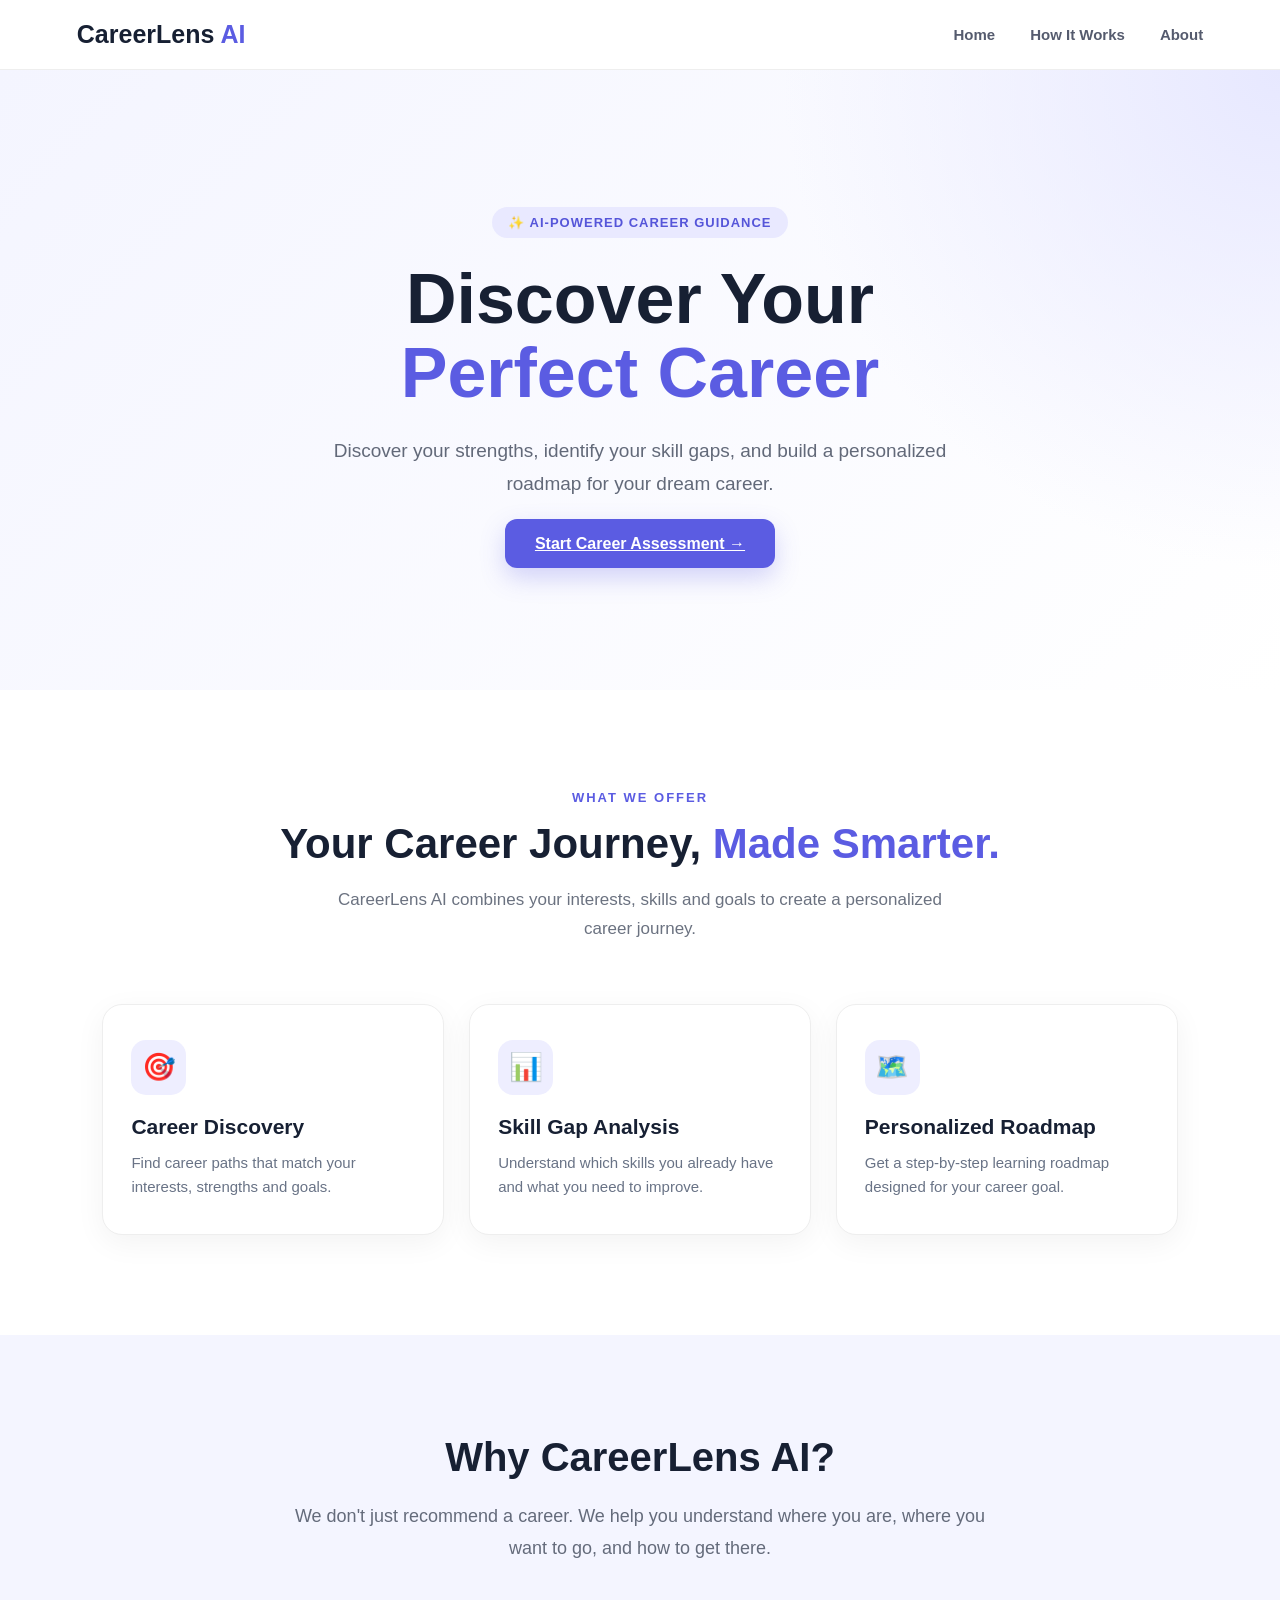
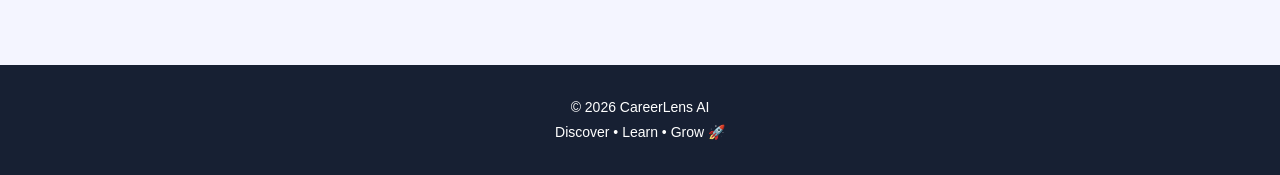
<file: index.html>
<!DOCTYPE html>
<html lang="en">

<head>
    <meta charset="UTF-8">

    <meta name="viewport" content="width=device-width, initial-scale=1.0">

    <title>CareerLens AI</title>

    <!-- CSS File -->
    <link rel="stylesheet" href="./style.css">
</head>

<body>

    <!-- =========================
         NAVIGATION
    ========================== -->

    <nav class="navbar">

        <div class="logo">
            CareerLens <span>AI</span>
        </div>

        <div class="nav-links">
            <a href="#">Home</a>
            <a href="#features">How It Works</a>
            <a href="#about">About</a>
        </div>

    </nav>


    <!-- =========================
         HERO SECTION
    ========================== -->

    <section class="hero">

        <div class="hero-content">

            <p class="tagline">
                ✨ AI-POWERED CAREER GUIDANCE
            </p>

            <h1>
                Discover Your
                <span>Perfect Career</span>
            </h1>

            <p class="hero-text">
                Discover your strengths, identify your skill gaps,
                and build a personalized roadmap for your dream career.
            </p>

           <a href="assessment.html" class="primary-btn">
    Start Career Assessment →
</a>

        </div>

    </section>


    <!-- =========================
         FEATURES
    ========================== -->

    <section class="features" id="features">

        <p class="section-label">
            WHAT WE OFFER
        </p>

        <h2>
            Your Career Journey,
            <span>Made Smarter.</span>
        </h2>

        <p class="section-description">
            CareerLens AI combines your interests, skills and goals
            to create a personalized career journey.
        </p>


        <div class="feature-container">


            <!-- Career Discovery -->

            <div class="feature-card">

                <div class="icon">
                    🎯
                </div>

                <h3>
                    Career Discovery
                </h3>

                <p>
                    Find career paths that match your interests,
                    strengths and goals.
                </p>

            </div>


            <!-- Skill Gap -->

            <div class="feature-card">

                <div class="icon">
                    📊
                </div>

                <h3>
                    Skill Gap Analysis
                </h3>

                <p>
                    Understand which skills you already have
                    and what you need to improve.
                </p>

            </div>


            <!-- Roadmap -->

            <div class="feature-card">

                <div class="icon">
                    🗺️
                </div>

                <h3>
                    Personalized Roadmap
                </h3>

                <p>
                    Get a step-by-step learning roadmap
                    designed for your career goal.
                </p>

            </div>

        </div>

    </section>


    <!-- =========================
         ABOUT
    ========================== -->

    <section class="about" id="about">

        <h2>
            Why CareerLens AI?
        </h2>

        <p>
            We don't just recommend a career.
            We help you understand where you are,
            where you want to go, and how to get there.
        </p>

    </section>


    <!-- =========================
         FOOTER
    ========================== -->

    <footer>

        <p>
            © 2026 CareerLens AI
        </p>

        <p>
            Discover • Learn • Grow 🚀
        </p>

    </footer>


</body>

</html>
</file>
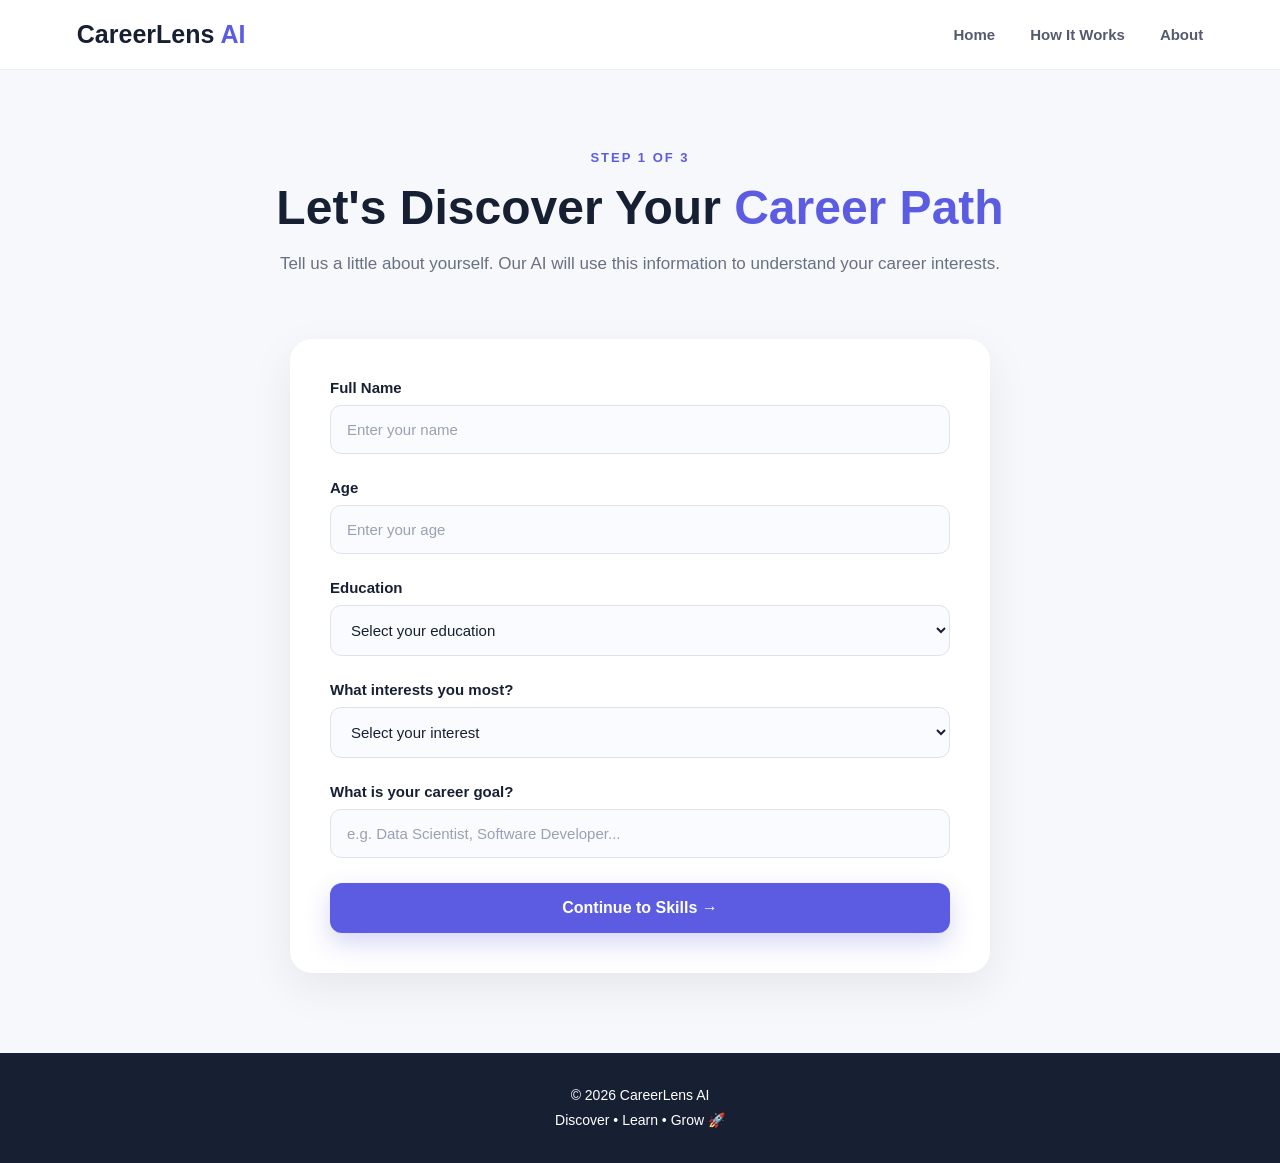
<file: assessment.html>
<!DOCTYPE html>
<html lang="en">

<head>
    <meta charset="UTF-8">

    <meta name="viewport" content="width=device-width, initial-scale=1.0">

    <title>Career Assessment | CareerLens AI</title>

    <link rel="stylesheet" href="./style.css">
</head>

<body>

    <!-- =========================
         NAVIGATION
    ========================== -->

    <nav class="navbar">

        <div class="logo">
            CareerLens <span>AI</span>
        </div>

        <div class="nav-links">

            <a href="index.html">
                Home
            </a>

            <a href="index.html#features">
                How It Works
            </a>

            <a href="index.html#about">
                About
            </a>

        </div>

    </nav>


    <!-- =========================
         ASSESSMENT
    ========================== -->

    <section class="assessment">

        <div class="assessment-header">

            <p class="section-label">
                STEP 1 OF 3
            </p>

            <h1>
                Let's Discover Your
                <span>Career Path</span>
            </h1>

            <p>
                Tell us a little about yourself.
                Our AI will use this information to
                understand your career interests.
            </p>

        </div>


        <!-- =========================
             FORM
        ========================== -->

        <form
            class="assessment-form"
            id="assessmentForm"
        >

            <!-- NAME -->

            <div class="form-group">

                <label for="name">
                    Full Name
                </label>

                <input
                    type="text"
                    id="name"
                    placeholder="Enter your name"
                    required
                >

            </div>


            <!-- AGE -->

            <div class="form-group">

                <label for="age">
                    Age
                </label>

                <input
                    type="number"
                    id="age"
                    placeholder="Enter your age"
                    min="13"
                    max="60"
                    required
                >

            </div>


            <!-- EDUCATION -->

            <div class="form-group">

                <label for="education">
                    Education
                </label>

                <select
                    id="education"
                    required
                >

                    <option value="">
                        Select your education
                    </option>

                    <option value="12th">
                        12th / Higher Secondary
                    </option>

                    <option value="bca">
                        BCA
                    </option>

                    <option value="bsc">
                        BSc Computer Science
                    </option>

                    <option value="btech">
                        B.Tech / BE
                    </option>

                    <option value="bba">
                        BBA
                    </option>

                    <option value="mca">
                        MCA
                    </option>

                    <option value="other">
                        Other
                    </option>

                </select>

            </div>


            <!-- INTEREST -->

            <div class="form-group">

                <label for="interest">
                    What interests you most?
                </label>

                <select
                    id="interest"
                    required
                >

                    <option value="">
                        Select your interest
                    </option>

                    <option value="ai">
                        Artificial Intelligence & Data
                    </option>

                    <option value="web">
                        Web Development
                    </option>

                    <option value="cyber">
                        Cybersecurity
                    </option>

                    <option value="design">
                        UI/UX & Design
                    </option>

                    <option value="business">
                        Business & Management
                    </option>

                    <option value="finance">
                        Finance
                    </option>

                    <option value="health">
                        Healthcare
                    </option>

                </select>

            </div>


            <!-- CAREER GOAL -->

            <div class="form-group">

                <label for="goal">
                    What is your career goal?
                </label>

                <input
                    type="text"
                    id="goal"
                    placeholder="e.g. Data Scientist, Software Developer..."
                >

            </div>


            <!-- SUBMIT -->

            <button
                type="submit"
                class="primary-btn"
            >
                Continue to Skills →
            </button>

        </form>

    </section>


    <!-- =========================
         FOOTER
    ========================== -->

    <footer>

        <p>
            © 2026 CareerLens AI
        </p>

        <p>
            Discover • Learn • Grow 🚀
        </p>

    </footer>


    <!-- =========================
         JAVASCRIPT
    ========================== -->

    <script>

        const assessmentForm =
            document.getElementById("assessmentForm");


        assessmentForm.addEventListener(
            "submit",
            function(event) {

                // Stop page reload
                event.preventDefault();


                // Collect profile information
                const profileData = {

                    name:
                        document.getElementById("name").value,

                    age:
                        document.getElementById("age").value,

                    education:
                        document.getElementById("education").value,

                    interest:
                        document.getElementById("interest").value,

                    goal:
                        document.getElementById("goal").value

                };


                // Save profile temporarily
                localStorage.setItem(
                    "careerLensProfile",
                    JSON.stringify(profileData)
                );


                // Move to Step 2
                window.location.href = "skills.html";

            }
        );

    </script>

</body>

</html>
</file>
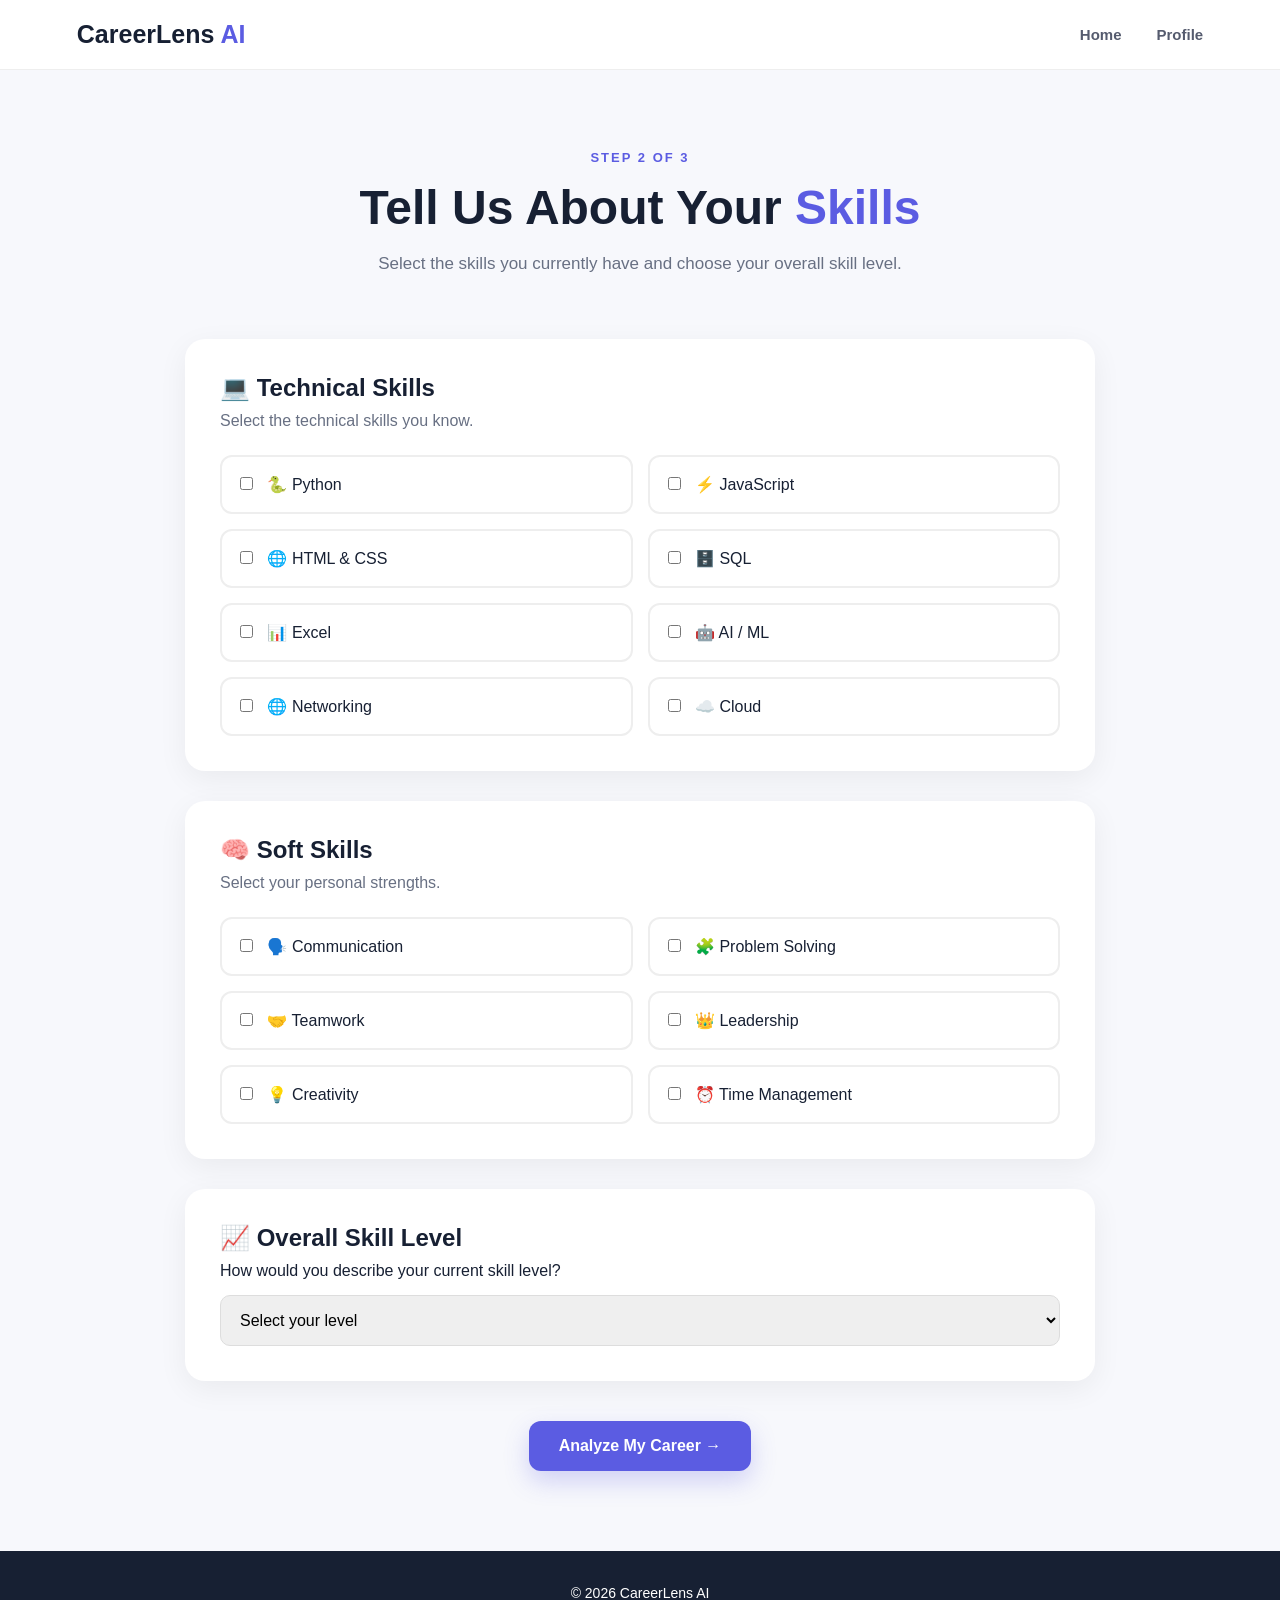
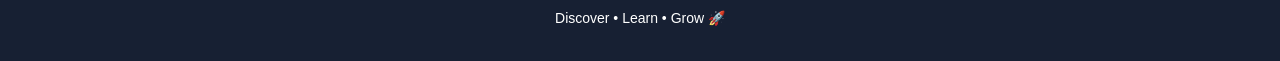
<file: skills.html>
<!DOCTYPE html>
<html lang="en">

<head>

    <meta charset="UTF-8">

    <meta
        name="viewport"
        content="width=device-width, initial-scale=1.0"
    >

    <title>Skills Assessment | CareerLens AI</title>

    <link rel="stylesheet" href="./style.css">

</head>


<body>


    <!-- =========================
         NAVIGATION
    ========================== -->

    <nav class="navbar">

        <div class="logo">
            CareerLens <span>AI</span>
        </div>

        <div class="nav-links">

            <a href="index.html">
                Home
            </a>

            <a href="assessment.html">
                Profile
            </a>

        </div>

    </nav>



    <!-- =========================
         SKILLS ASSESSMENT
    ========================== -->

    <section class="assessment">

        <div class="assessment-header">

            <p class="section-label">
                STEP 2 OF 3
            </p>

            <h1>
                Tell Us About Your
                <span>Skills</span>
            </h1>

            <p>
                Select the skills you currently have
                and choose your overall skill level.
            </p>

        </div>



        <!-- =========================
             TECHNICAL SKILLS
        ========================== -->

        <div class="skill-section">

            <h2>
                💻 Technical Skills
            </h2>

            <p>
                Select the technical skills you know.
            </p>


            <div class="skill-grid">


                <label class="skill-card">

                    <input
                        type="checkbox"
                        value="Python"
                    >

                    <span>
                        🐍 Python
                    </span>

                </label>


                <label class="skill-card">

                    <input
                        type="checkbox"
                        value="JavaScript"
                    >

                    <span>
                        ⚡ JavaScript
                    </span>

                </label>


                <label class="skill-card">

                    <input
                        type="checkbox"
                        value="HTML & CSS"
                    >

                    <span>
                        🌐 HTML & CSS
                    </span>

                </label>


                <label class="skill-card">

                    <input
                        type="checkbox"
                        value="SQL"
                    >

                    <span>
                        🗄️ SQL
                    </span>

                </label>


                <label class="skill-card">

                    <input
                        type="checkbox"
                        value="Excel"
                    >

                    <span>
                        📊 Excel
                    </span>

                </label>


                <label class="skill-card">

                    <input
                        type="checkbox"
                        value="AI / ML"
                    >

                    <span>
                        🤖 AI / ML
                    </span>

                </label>


                <label class="skill-card">

                    <input
                        type="checkbox"
                        value="Networking"
                    >

                    <span>
                        🌐 Networking
                    </span>

                </label>


                <label class="skill-card">

                    <input
                        type="checkbox"
                        value="Cloud"
                    >

                    <span>
                        ☁️ Cloud
                    </span>

                </label>

            </div>

        </div>



        <!-- =========================
             SOFT SKILLS
        ========================== -->

        <div class="skill-section">

            <h2>
                🧠 Soft Skills
            </h2>

            <p>
                Select your personal strengths.
            </p>


            <div class="skill-grid">


                <label class="skill-card">

                    <input
                        type="checkbox"
                        value="Communication"
                    >

                    <span>
                        🗣️ Communication
                    </span>

                </label>


                <label class="skill-card">

                    <input
                        type="checkbox"
                        value="Problem Solving"
                    >

                    <span>
                        🧩 Problem Solving
                    </span>

                </label>


                <label class="skill-card">

                    <input
                        type="checkbox"
                        value="Teamwork"
                    >

                    <span>
                        🤝 Teamwork
                    </span>

                </label>


                <label class="skill-card">

                    <input
                        type="checkbox"
                        value="Leadership"
                    >

                    <span>
                        👑 Leadership
                    </span>

                </label>


                <label class="skill-card">

                    <input
                        type="checkbox"
                        value="Creativity"
                    >

                    <span>
                        💡 Creativity
                    </span>

                </label>


                <label class="skill-card">

                    <input
                        type="checkbox"
                        value="Time Management"
                    >

                    <span>
                        ⏰ Time Management
                    </span>

                </label>

            </div>

        </div>



        <!-- =========================
             SKILL LEVEL
        ========================== -->

        <div class="skill-level">

            <h2>
                📈 Overall Skill Level
            </h2>

            <p>
                How would you describe your current skill level?
            </p>


            <select id="skillLevel">

                <option value="">
                    Select your level
                </option>

                <option value="beginner">
                    🌱 Beginner
                </option>

                <option value="intermediate">
                    🚀 Intermediate
                </option>

                <option value="advanced">
                    🏆 Advanced
                </option>

            </select>

        </div>



        <!-- =========================
             ANALYZE BUTTON
        ========================== -->

        <div class="continue-area">

            <button
                type="button"
                id="analyzeButton"
                class="primary-btn"
            >
                Analyze My Career →
            </button>

        </div>

    </section>



    <!-- =========================
         FOOTER
    ========================== -->

    <footer>

        <p>
            © 2026 CareerLens AI
        </p>

        <p>
            Discover • Learn • Grow 🚀
        </p>

    </footer>



    <!-- =========================
         JAVASCRIPT
    ========================== -->

    <script>

        const analyzeButton =
            document.getElementById("analyzeButton");


        analyzeButton.addEventListener(
            "click",
            function() {


                // Get selected skills

                const selectedSkills = [];


                const checkboxes =
                    document.querySelectorAll(
                        '.skill-card input[type="checkbox"]'
                    );


                checkboxes.forEach(
                    function(checkbox) {

                        if (checkbox.checked) {

                            selectedSkills.push(
                                checkbox.value
                            );

                        }

                    }
                );


                // Get skill level

                const skillLevel =
                    document.getElementById(
                        "skillLevel"
                    ).value;


                // Check skills

                if (
                    selectedSkills.length === 0
                ) {

                    alert(
                        "Please select at least one skill."
                    );

                    return;

                }


                // Check level

                if (
                    skillLevel === ""
                ) {

                    alert(
                        "Please select your overall skill level."
                    );

                    return;

                }


                // Create skill data

                const skillData = {

                    skills:
                        selectedSkills,

                    level:
                        skillLevel

                };


                // Save skill data

                localStorage.setItem(
                    "careerLensSkills",
                    JSON.stringify(skillData)
                );


                // Go to Step 3

                window.location.href =
                    "./result.html";

            }
        );

    </script>


</body>

</html>
</file>
<file: style.css>
/* =========================
   GLOBAL
========================= */

* {
    margin: 0;
    padding: 0;
    box-sizing: border-box;
}

html {
    scroll-behavior: smooth;
}

body {
    font-family: Arial, Helvetica, sans-serif;
    background: #f7f8fc;
    color: #172033;
}


/* =========================
   NAVBAR
========================= */

.navbar {
    width: 100%;
    padding: 20px 6%;
    display: flex;
    align-items: center;
    justify-content: space-between;
    background: white;
    border-bottom: 1px solid #eeeeee;
    position: sticky;
    top: 0;
    z-index: 1000;
}
.logo {
    font-size: 25px;
    font-weight: 800;
    color: #172033;
}

.logo span {
    color: #5b5ce2;
}

.nav-links {
    display: flex;
    gap: 35px;
}

.nav-links a {
    text-decoration: none;
    color: #555b6e;

    font-size: 15px;
    font-weight: 600;

    transition: 0.3s;
}

.nav-links a:hover {
    color: #5b5ce2;
}


/* =========================
   HERO
========================= */

.hero {
    min-height: 620px;

    display: flex;
    justify-content: center;
    align-items: center;

    text-align: center;

    padding: 80px 20px;

    background:
        radial-gradient(
            circle at top right,
            #e7e8ff,
            transparent 35%
        ),
        linear-gradient(
            135deg,
            #f4f5ff,
            #ffffff
        );
}

.hero-content {
    max-width: 850px;
}

.tagline {
    display: inline-block;

    padding: 8px 16px;

    border-radius: 50px;

    background: #e9e9ff;

    color: #5555d9;

    font-size: 13px;

    font-weight: 700;

    letter-spacing: 1px;

    margin-bottom: 25px;
}

.hero h1 {
    font-size: 70px;

    line-height: 1.05;

    font-weight: 800;

    margin-bottom: 25px;
}

.hero h1 span {
    display: block;

    color: #5b5ce2;
}

.hero-text {
    max-width: 680px;

    margin: auto;

    font-size: 19px;

    line-height: 1.7;

    color: #626979;

    margin-bottom: 35px;
}


/* =========================
   BUTTON
========================= */

.primary-btn {
    .primary-btn {
    display: inline-block;
    text-decoration: none;
}
    padding: 16px 30px;

    border: none;

    border-radius: 12px;

    background: #5b5ce2;

    color: white;

    font-size: 16px;

    font-weight: 700;

    cursor: pointer;

    box-shadow: 0 10px 25px rgba(91, 92, 226, 0.25);

    transition: 0.3s;
}

.primary-btn:hover {
    transform: translateY(-3px);

    box-shadow: 0 15px 30px rgba(91, 92, 226, 0.35);
}


/* =========================
   FEATURES
========================= */

.features {
    padding: 100px 8%;

    text-align: center;

    background: white;
}

.section-label {
    color: #5b5ce2;

    font-size: 13px;

    font-weight: 800;

    letter-spacing: 2px;

    margin-bottom: 15px;
}

.features h2 {
    font-size: 42px;

    margin-bottom: 18px;
}

.features h2 span {
    color: #5b5ce2;
}

.section-description {
    max-width: 650px;

    margin: auto;

    color: #6b7280;

    line-height: 1.7;

    font-size: 17px;
}


/* =========================
   FEATURE CARDS
========================= */

.feature-container {
    max-width: 1100px;

    margin: 60px auto 0;

    display: grid;

    grid-template-columns:
        repeat(3, 1fr);

    gap: 25px;
}

.feature-card {
    padding: 35px 28px;

    background: #ffffff;

    border: 1px solid #eeeeee;

    border-radius: 20px;

    text-align: left;

    transition: 0.3s;

    box-shadow:
        0 8px 30px rgba(0, 0, 0, 0.05);
}

.feature-card:hover {
    transform: translateY(-8px);

    box-shadow:
        0 18px 40px rgba(0, 0, 0, 0.10);
}

.icon {
    width: 55px;
    height: 55px;

    display: flex;

    align-items: center;
    justify-content: center;

    border-radius: 15px;

    background: #eeeeff;

    font-size: 27px;

    margin-bottom: 20px;
}

.feature-card h3 {
    font-size: 21px;

    margin-bottom: 12px;
}

.feature-card p {
    color: #697386;

    line-height: 1.6;

    font-size: 15px;
}


/* =========================
   ABOUT
========================= */

.about {
    padding: 100px 20px;

    text-align: center;

    background: #f4f5ff;
}

.about h2 {
    font-size: 40px;

    margin-bottom: 20px;
}

.about p {
    max-width: 700px;

    margin: auto;

    color: #646b7b;

    font-size: 18px;

    line-height: 1.8;
}


/* =========================
   FOOTER
========================= */

footer {
    padding: 30px;

    text-align: center;

    background: #172033;

    color: white;

    line-height: 1.8;

    font-size: 14px;
}


/* =========================
   MOBILE RESPONSIVE
========================= */

@media (max-width: 768px) {

    .navbar {
        padding: 18px 5%;

        flex-direction: column;

        gap: 15px;
    }

    .nav-links {
        gap: 18px;
    }

    .hero {
        min-height: 550px;

        padding: 60px 20px;
    }

    .hero h1 {
        font-size: 45px;
    }

    .hero-text {
        font-size: 16px;
    }

    .features {
        padding: 70px 5%;
    }

    .features h2 {
        font-size: 32px;
    }

    .feature-container {
        grid-template-columns: 1fr;
    }

    .feature-card {
        text-align: center;
    }

    .icon {
        margin: 0 auto 20px;
    }

    .about {
        padding: 70px 20px;
    }

    .about h2 {
        font-size: 32px;
    }
}
/* =========================
   ASSESSMENT PAGE
========================= */

.assessment {
    max-width: 950px;
    margin: auto;
    padding: 80px 20px;
}

.assessment-header {
    text-align: center;
    margin-bottom: 60px;
}

.assessment-header h1 {
    font-size: 48px;
    margin: 15px 0;
}

.assessment-header h1 span {
    color: #5b5ce2;
}

.assessment-header p:last-child {
    color: #687083;
    line-height: 1.7;
    font-size: 17px;
}

.skill-section {
    background: white;
    padding: 35px;
    margin-bottom: 30px;
    border-radius: 20px;
    box-shadow: 0 8px 30px rgba(0, 0, 0, 0.06);
}

.skill-section h2,
.skill-level h2 {
    margin-bottom: 10px;
}

.skill-section > p {
    color: #687083;
    margin-bottom: 25px;
}

.skill-grid {
    display: grid;
    grid-template-columns: repeat(2, 1fr);
    gap: 15px;
}

.skill-card {
    padding: 18px;
    border: 2px solid #eeeeee;
    border-radius: 12px;
    cursor: pointer;
    transition: 0.2s;
}

.skill-card:hover {
    border-color: #5b5ce2;
    background: #f7f7ff;
}

.skill-card input {
    margin-right: 10px;
}

.skill-level {
    background: white;
    padding: 35px;
    margin-bottom: 30px;
    border-radius: 20px;
    box-shadow: 0 8px 30px rgba(0, 0, 0, 0.06);
}

.skill-level select {
    width: 100%;
    padding: 15px;
    margin-top: 15px;
    border: 1px solid #dddddd;
    border-radius: 10px;
    font-size: 16px;
}

.continue-area {
    text-align: center;
    margin-top: 40px;
}

@media (max-width: 768px) {

    .assessment-header h1 {
        font-size: 36px;
    }

    .skill-grid {
        grid-template-columns: 1fr;
    }

    .skill-section,
    .skill-level {
        padding: 25px;
    }
}
/* =========================
   ASSESSMENT FORM
========================= */

.assessment-form {
    max-width: 700px;
    margin: 0 auto;
    background: white;
    padding: 40px;
    border-radius: 22px;
    box-shadow: 0 15px 45px rgba(0, 0, 0, 0.07);
}

.form-group {
    margin-bottom: 25px;
}

.form-group label {
    display: block;
    margin-bottom: 9px;
    font-size: 15px;
    font-weight: 700;
    color: #172033;
}

.form-group input,
.form-group select {
    width: 100%;
    padding: 15px 16px;
    border: 1px solid #dfe2eb;
    border-radius: 11px;
    background: #fafbff;
    color: #172033;
    font-size: 15px;
    outline: none;
    transition: 0.25s;
}

.form-group input:focus,
.form-group select:focus {
    border-color: #5b5ce2;
    box-shadow: 0 0 0 4px rgba(91, 92, 226, 0.10);
    background: white;
}

.form-group input::placeholder {
    color: #9aa1b2;
}

.assessment-form .primary-btn {
    width: 100%;
    border: none;
    text-align: center;
}

/* Mobile */

@media (max-width: 768px) {

    .assessment-form {
        padding: 25px;
    }

    .assessment-header h1 {
        font-size: 36px;
    }
}
/* =========================
   RESULT PAGE
========================= */

.result-page {
    max-width: 1100px;
    margin: auto;
    padding: 80px 20px;
}

.result-header {
    text-align: center;
    max-width: 750px;
    margin: 0 auto 50px;
}

.result-header h1 {
    font-size: 50px;
    margin: 15px 0;
}

.result-header h1 span {
    color: #5b5ce2;
}

.result-header > p:last-child {
    color: #687083;
    line-height: 1.7;
    font-size: 17px;
}


/* WELCOME */

.welcome-card {
    display: flex;
    align-items: center;
    justify-content: space-between;
    padding: 30px;
    margin-bottom: 25px;
    border-radius: 20px;
    background: #f4f5ff;
}

.small-label {
    color: #5b5ce2;
    font-size: 12px;
    font-weight: 800;
    letter-spacing: 1.5px;
    margin-bottom: 8px;
}

.welcome-card h2 {
    font-size: 30px;
    margin-bottom: 8px;
}

.welcome-card p:last-child {
    color: #687083;
}

.career-icon {
    width: 70px;
    height: 70px;
    display: flex;
    align-items: center;
    justify-content: center;
    background: white;
    border-radius: 20px;
    font-size: 35px;
}


/* CAREER RESULT */

.career-result-card {
    display: flex;
    align-items: center;
    justify-content: space-between;
    gap: 30px;
    padding: 40px;
    margin-bottom: 30px;
    border-radius: 22px;
    background: white;
    border: 1px solid #eeeeee;
    box-shadow: 0 12px 40px rgba(0, 0, 0, 0.06);
}

.career-result-content h2 {
    font-size: 34px;
    margin: 10px 0;
}

.career-result-content > p:last-child {
    max-width: 650px;
    color: #687083;
    line-height: 1.7;
}

.match-score {
    min-width: 150px;
    text-align: center;
    padding: 25px;
    border-radius: 18px;
    background: #f4f5ff;
}

.score-number {
    font-size: 42px;
    font-weight: 800;
    color: #5b5ce2;
}

.match-score p {
    color: #687083;
    font-size: 14px;
    margin-top: 5px;
}


/* RESULT GRID */

.result-grid {
    display: grid;
    grid-template-columns: 1fr 1fr;
    gap: 25px;
    margin-bottom: 30px;
}

.result-card {
    background: white;
    padding: 30px;
    border-radius: 20px;
    border: 1px solid #eeeeee;
    box-shadow: 0 8px 30px rgba(0, 0, 0, 0.05);
}

.result-card-icon {
    font-size: 30px;
    margin-bottom: 15px;
}

.result-card h3 {
    font-size: 22px;
    margin-bottom: 20px;
}

.result-card ul {
    list-style: none;
}

.result-card li {
    padding: 12px 0;
    color: #687083;
    border-bottom: 1px solid #eeeeee;
}

.result-card li:last-child {
    border-bottom: none;
}


/* ROADMAP */

.roadmap-card {
    background: white;
    padding: 35px;
    border-radius: 22px;
    border: 1px solid #eeeeee;
    box-shadow: 0 8px 30px rgba(0, 0, 0, 0.05);
    margin-bottom: 30px;
}

.roadmap-card h2 {
    font-size: 30px;
    margin-top: 5px;
}

.roadmap {
    margin-top: 30px;
}

.roadmap-step {
    display: flex;
    gap: 20px;
    padding: 22px 0;
    border-bottom: 1px solid #eeeeee;
}

.roadmap-step:last-child {
    border-bottom: none;
}

.step-number {
    min-width: 50px;
    height: 50px;
    display: flex;
    align-items: center;
    justify-content: center;
    background: #eeeeff;
    color: #5b5ce2;
    border-radius: 14px;
    font-weight: 800;
}

.roadmap-step h3 {
    margin-bottom: 7px;
}

.roadmap-step p {
    color: #687083;
    line-height: 1.6;
}


/* PROJECTS */

.project-card {
    background: #f4f5ff;
    padding: 35px;
    border-radius: 22px;
    margin-bottom: 35px;
}

.project-card h2 {
    font-size: 30px;
    margin: 5px 0 25px;
}

.project-list {
    display: grid;
    gap: 15px;
}

.project-item {
    display: flex;
    gap: 20px;
    align-items: flex-start;
    padding: 20px;
    background: white;
    border-radius: 15px;
}

.project-item > span {
    color: #5b5ce2;
    font-weight: 800;
}

.project-item h3 {
    margin-bottom: 6px;
}

.project-item p {
    color: #687083;
    line-height: 1.5;
}


/* ACTION */

.result-actions {
    text-align: center;
    margin-top: 40px;
}

.result-actions .primary-btn {
    display: inline-block;
    text-decoration: none;
}


/* MOBILE */

@media (max-width: 768px) {

    .result-page {
        padding: 60px 15px;
    }

    .result-header h1 {
        font-size: 38px;
    }

    .welcome-card {
        padding: 25px;
    }

    .career-result-card {
        flex-direction: column;
        align-items: stretch;
        padding: 30px;
    }

    .career-result-content h2 {
        font-size: 28px;
    }

    .match-score {
        width: 100%;
    }

    .result-grid {
        grid-template-columns: 1fr;
    }

    .roadmap-card,
    .project-card {
        padding: 25px;
    }

}
</file>
